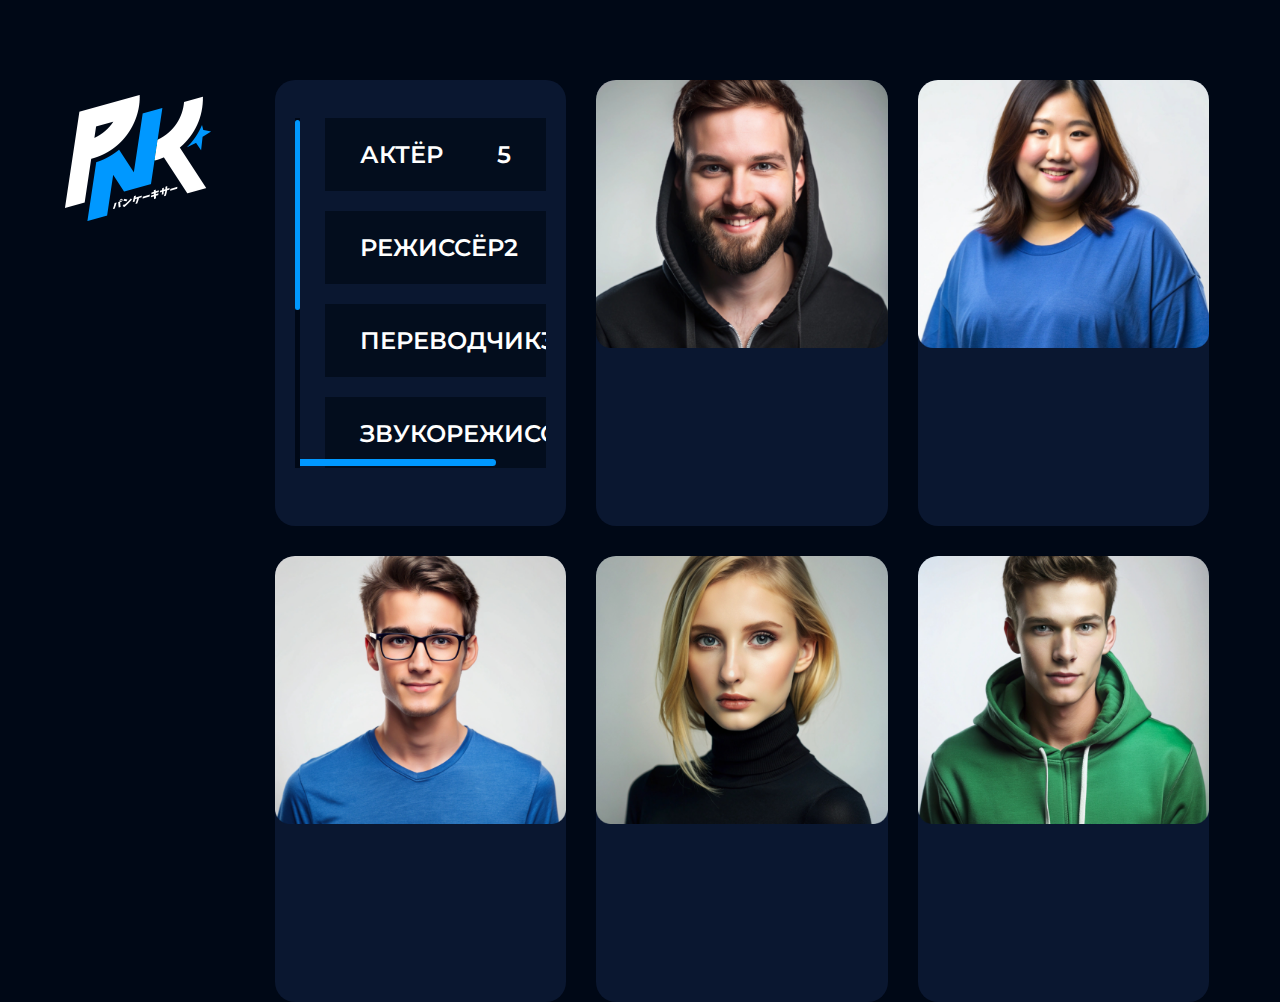
<file: actor-list.html>
<!DOCTYPE html>
<html lang="en">
<head>
    <meta charset="UTF-8">
    <meta name="viewport" content="width=device-width, initial-scale=1.0">
    <title>PNK | Команда</title>
    <link rel="stylesheet" href="css/simplebar.css">
    <link rel="stylesheet" href="css/style.css">
    <link rel="stylesheet" href="css/actor-list.css">
    <script src="scripts/simplebar.min.js" defer></script>
</head>
<body>
    <header class="header">
        <a href="index.html" class="header__link">
            <img src="img/logo-pancakeser_1.png" alt="Логотип pancakeser" class="logo">
        </a>
    </header>
    <main>
        <section class="actors">
            <div class="container container_actors">
                <ul class="actors__list">
                    <li class="actors__item actors__item_filter">
                        <ul class="filter__list" data-simplebar>
                            <li class="filter__item">
                                <span class="filter__role">Актёр</span>
                                <span class="filter__count">5</span>
                            </li>
                            <li class="filter__item">
                                <span class="filter__role">Режиссёр</span>
                                <span class="filter__count">2</span>
                            </li>
                            <li class="filter__item">
                                <span class="filter__role">Переводчик</span>
                                <span class="filter__count">3</span>
                            </li>
                            <li class="filter__item">
                                <span class="filter__role">Звукорежиссёр</span>
                                <span class="filter__count">2</span>
                            </li>
                            <li class="filter__item">
                                <span class="filter__role">Вокалист</span>
                                <span class="filter__count">2</span>
                            </li>
                            <li class="filter__item">
                                <span class="filter__role">Текстовик</span>
                                <span class="filter__count">6</span>
                            </li>
                            <li class="filter__item">
                                <span class="filter__role">Моушн</span>
                                <span class="filter__count">4</span>
                            </li>
                        </ul>
                    </li>
                    <li class="actors__item">
                        <a href="actor.html" class="actors__link">
                            <img src="img/actor-list/actor1.png" alt="Фото Александр Руднев" class="actors__img">
                            <span class="actors__name">Александр Руднев</span>
                        </a>
                    </li>
                    <li class="actors__item">
                        <a href="#" class="actors__link">
                            <img src="img/actor-list/actor2.png" alt="Фото Покровская Майя Михайловна" class="actors__img">
                            <span class="actors__name">Покровская Майя Михайловна</span>
                        </a>
                    </li>
                    <li class="actors__item">
                        <a href="#" class="actors__link">
                            <img src="img/actor-list/actor3.png" alt="Фото Александр Руднев" class="actors__img">
                            <span class="actors__name">Морозов Степан Даниэльевич</span>
                        </a>
                    </li>
                    <li class="actors__item">
                        <a href="#" class="actors__link">
                            <img src="img/actor-list/actor4.png" alt="Фото Александр Руднев" class="actors__img">
                            <span class="actors__name">Устинова Валерия Григорьевна</span>
                        </a>
                    </li>
                    <li class="actors__item">
                        <a href="#" class="actors__link">
                            <img src="img/actor-list/actor5.png" alt="Фото Александр Руднев" class="actors__img">
                            <span class="actors__name">Михайлов Максим Ярославович</span>
                        </a>
                    </li>
                    <!-- <li class="actors__item">
                        <a href="#" class="actors__link">
                            <img src="img/actor-list/actor2.png" alt="Фото Александр Руднев" class="actors__img">
                            <span class="actors__name">Баранова Ксения Константиновна</span>
                        </a>
                    </li> -->
                </ul>
            </div>
        </section>
    </main>
</body>
</html>
</file>
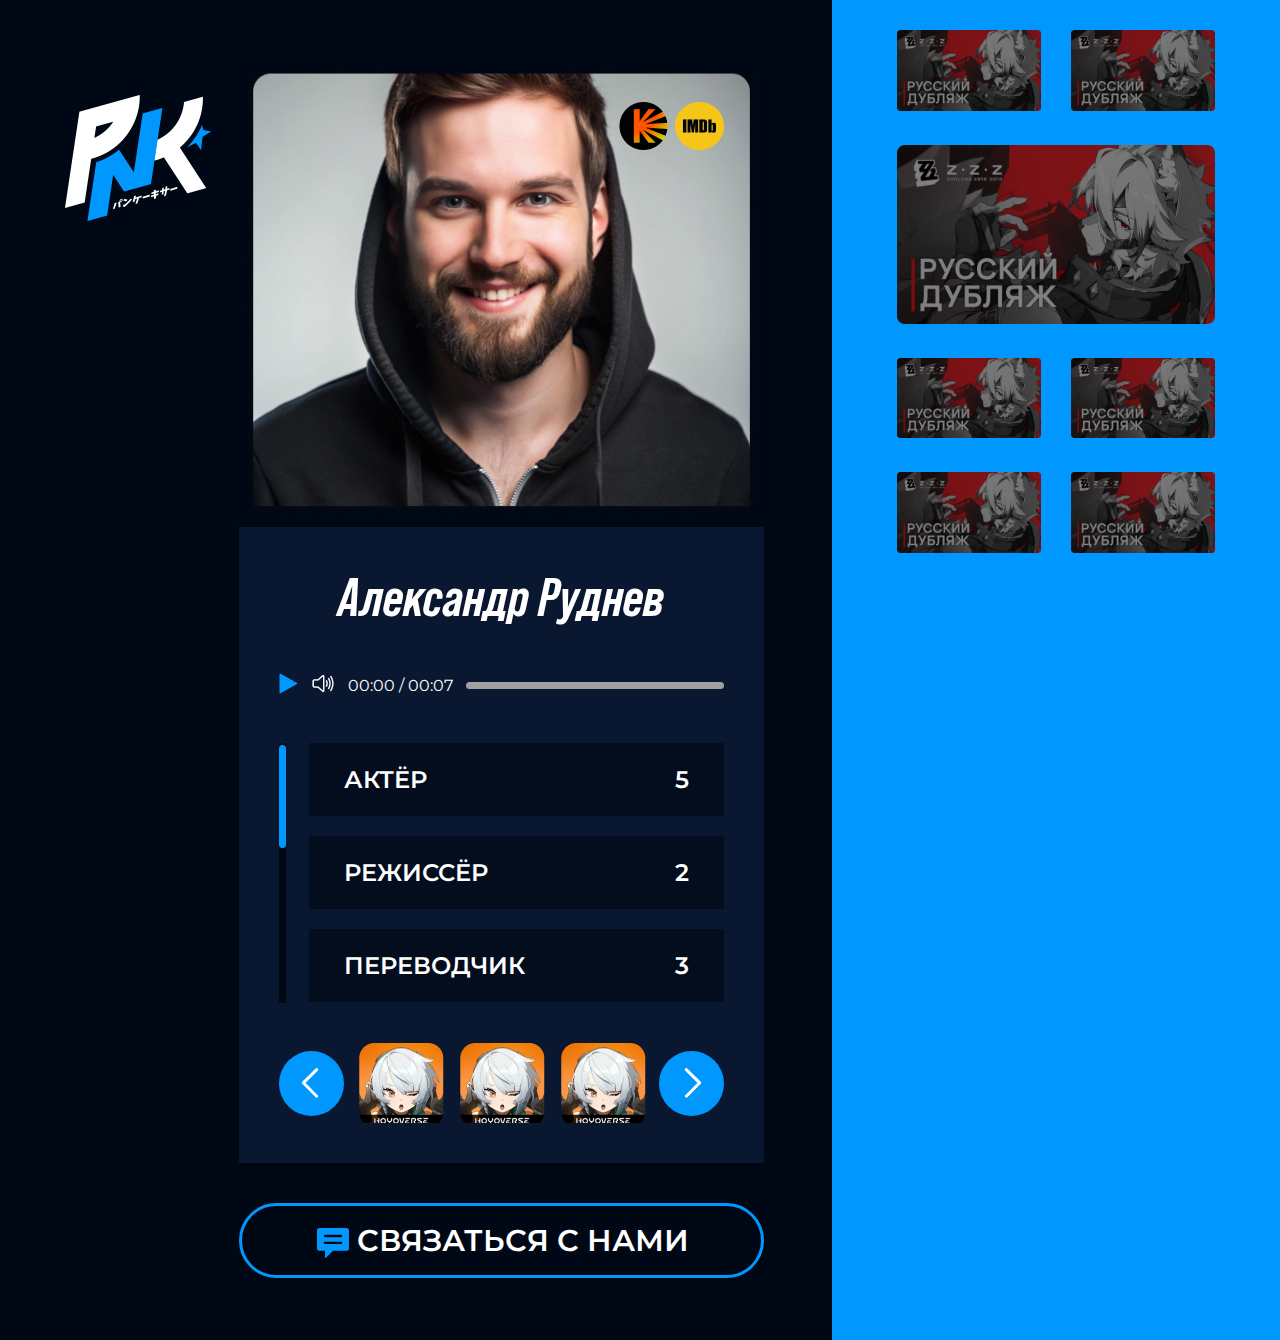
<file: actor.html>
<!DOCTYPE html>
<html lang="en">
<head>
    <meta charset="UTF-8">
    <meta name="viewport" content="width=device-width, initial-scale=1.0">
    <title>PNK | >Александр Руднев</title>
    <link rel="stylesheet" href="css/simplebar.css">
    <link rel="stylesheet" href="css/style.css">
    <link rel="stylesheet" href="css/actor.css">
    <link rel="stylesheet" href="css/swiper-bundle.min.css">
    <script src="scripts/sound-player.js" defer></script>
    <script src="scripts/simplebar.min.js" defer></script>
    <script src="scripts/swiper-bundle.min.js" defer></script>
</head>
<body>
    <header class="header">
        <a href="index.html" class="header__link">
            <img src="img/logo-pancakeser_1.png" alt="Логотип pancakeser" class="logo">
        </a>
    </header>
    <main>
        <div class="container container_main">
            <section class="actor">
                <div class="actor__card">
                    <div class="links">
                        <ul class="links__list">
                            <li class="links__item">
                                <a href="#" class="links__link">
                                    <img src="img/actor/kinopoisk.png" alt="" class="links__img">
                                </a>
                            </li>
                            <li class="links__item">
                                <a href="#" class="links__link">
                                    <img src="img/actor/imdb.png" alt="" class="links__img">
                                </a>
                            </li>
                        </ul>
                    </div>
                    <img src="img/actor-list/actor11.png" alt="Фото Александр Руднев" class="actor__img">
                    <div class="actor__content">
                        <h2 class="actor__name">Александр Руднев</h2>
                        <div class="sound">
                            <audio src="sound/test.mp3" class="sound__sound"></audio>
                            <button class="sound__btn-play">
                                <img src="img/sound-player/play.png" alt="" class="sound__btn-play__img">
                            </button>
                            <button class="sound__btn-volume">
                                <img src="img/sound-player/volume.png" alt="" class="sound__btn-volume__img">
                            </button>
                            <span class="sound__time">
                                <span class="sound__current-time">00:00</span> / <span class="sound__full-time">00:30</span>
                            </span>
                            <div class="sound__progress-container">
                                <!-- <progress value="0" max="100" id="progress" class="sound__progress"></progress> -->
                                <div class="sound__progress_full">
                                    <div class="sound__progress_done">

                                    </div>
                                </div>
                            </div>
                        </div>
                        <div class="filter">
                            <ul class="filter__list" data-simplebar>
                                <li class="filter__item">
                                    <span class="filter__role">Актёр</span>
                                    <span class="filter__count">5</span>
                                </li>
                                <li class="filter__item">
                                    <span class="filter__role">Режиссёр</span>
                                    <span class="filter__count">2</span>
                                </li>
                                <li class="filter__item">
                                    <span class="filter__role">Переводчик</span>
                                    <span class="filter__count">3</span>
                                </li>
                                <li class="filter__item">
                                    <span class="filter__role">Звукорежиссёр</span>
                                    <span class="filter__count">2</span>
                                </li>
                                <li class="filter__item">
                                    <span class="filter__role">Вокалист</span>
                                    <span class="filter__count">2</span>
                                </li>
                                <li class="filter__item">
                                    <span class="filter__role">Текстовик</span>
                                    <span class="filter__count">6</span>
                                </li>
                                <li class="filter__item">
                                    <span class="filter__role">Моушн</span>
                                    <span class="filter__count">4</span>
                                </li>
                            </ul>
                            <div class="slider">
                                <button class="swiper-button-prev slider__switch slider__switch_prew">
                                    <img src="img/arrow-prew.png" alt="Кнопка назад" class="slider__img">
                                </button>
                                <div class="swiper-mini">
                                    <ul class="swiper-wrapper">
                                        <li class="swiper-slide slider__item">
                                            <img src="img/actor/slide1.png" alt="" class="slider__img">
                                        </li>
                                        <li class="swiper-slide slider__item">
                                            <img src="img/actor/slide1.png" alt="" class="slider__img">
                                        </li>
                                        <li class="swiper-slide slider__item">
                                            <img src="img/actor/slide1.png" alt="" class="slider__img">
                                        </li>
                                        <li class="swiper-slide slider__item">
                                            <img src="img/actor/slide1.png" alt="" class="slider__img">
                                        </li>
                                        <li class="swiper-slide slider__item">
                                            <img src="img/actor/slide1.png" alt="" class="slider__img">
                                        </li>
                                        <li class="swiper-slide slider__item">
                                            <img src="img/actor/slide1.png" alt="" class="slider__img">
                                        </li>
                                    </ul>
                                </div>
                                <button class="swiper-button-next slider__switch slider__switch_next">
                                    <img src="img/arrow-next.png" alt="Кнопка вперёд" class="slider__img">
                                </button>
                            </div>
                        </div>
                    </div>
                    <button class="hero-block__btn">
                        <svg width="32" height="30" viewBox="0 0 32 30" fill="none" xmlns="http://www.w3.org/2000/svg" >
                            <path fill-rule="evenodd" clip-rule="evenodd" d="M8 29.4285V22.8199H2.28571C1.67951 22.8199 1.09813 22.5794 0.669471 22.1515C0.240816 21.7235 0 21.1431 0 20.5379V2.28199C0 1.67677 0.240816 1.09633 0.669471 0.668378C1.09813 0.240423 1.67951 0 2.28571 0H29.7143C30.3205 0 30.9019 0.240423 31.3305 0.668378C31.7592 1.09633 32 1.67677 32 2.28199V20.5379C32 21.1431 31.7592 21.7235 31.3305 22.1515C30.9019 22.5794 30.3205 22.8199 29.7143 22.8199H16L8.976 29.8324C8.89608 29.9124 8.79417 29.9669 8.68319 29.989C8.57221 30.0111 8.45715 29.9998 8.35261 29.9565C8.24807 29.9133 8.15875 29.84 8.09598 29.746C8.0332 29.652 7.9998 29.5415 8 29.4285ZM6.85714 14.8329C6.85714 14.5303 6.97755 14.2401 7.19188 14.0261C7.4062 13.8121 7.6969 13.6919 8 13.6919H24C24.3031 13.6919 24.5938 13.8121 24.8081 14.0261C25.0225 14.2401 25.1429 14.5303 25.1429 14.8329C25.1429 15.1355 25.0225 15.4257 24.8081 15.6397C24.5938 15.8537 24.3031 15.9739 24 15.9739H8C7.6969 15.9739 7.4062 15.8537 7.19188 15.6397C6.97755 15.4257 6.85714 15.1355 6.85714 14.8329ZM8 6.84596C7.6969 6.84596 7.4062 6.96617 7.19188 7.18014C6.97755 7.39412 6.85714 7.68434 6.85714 7.98695C6.85714 8.28956 6.97755 8.57978 7.19188 8.79375C7.4062 9.00773 7.6969 9.12794 8 9.12794H24C24.3031 9.12794 24.5938 9.00773 24.8081 8.79375C25.0225 8.57978 25.1429 8.28956 25.1429 7.98695C25.1429 7.68434 25.0225 7.39412 24.8081 7.18014C24.5938 6.96617 24.3031 6.84596 24 6.84596H8Z"/>
                        </svg>  
                        Связаться с нами
                    </button>
                </div>
            </section>
            <section class="jobs">
                <ul class="jobs__list">
                    <li class="jobs__item">
                        <img src="img/actor/job.png" alt="" class="jobs__img">
                    </li>
                    <li class="jobs__item">
                        <img src="img/actor/job.png" alt="" class="jobs__img">
                    </li>
                    <li class="jobs__item jobs__item_active">
                        <img src="img/actor/job.png" alt="" class="jobs__img">
                    </li>
                    <li class="jobs__item">
                        <img src="img/actor/job.png" alt="" class="jobs__img">
                    </li>
                    <li class="jobs__item">
                        <img src="img/actor/job.png" alt="" class="jobs__img">
                    </li>
                    <li class="jobs__item">
                        <img src="img/actor/job.png" alt="" class="jobs__img">
                    </li>
                    <li class="jobs__item">
                        <img src="img/actor/job.png" alt="" class="jobs__img">
                    </li>
                </ul>
            </section>
        </div>
    </main>
</body>
</html>
</file>
<file: css/simplebar.css>
[data-simplebar] {
  position: relative;
  flex-direction: column;
  flex-wrap: wrap;
  justify-content: flex-start;
  align-content: flex-start;
  align-items: flex-start;
}

.simplebar-wrapper {
  overflow: hidden;
  width: inherit;
  height: inherit;
  max-width: inherit;
  max-height: inherit;
}

.simplebar-mask {
  direction: inherit;
  position: absolute;
  overflow: hidden;
  padding: 0;
  margin: 0;
  left: 0;
  top: 0;
  bottom: 0;
  right: 0;
  width: auto !important;
  height: auto !important;
  z-index: 0;
}

.simplebar-offset {
  direction: inherit !important;
  box-sizing: inherit !important;
  resize: none !important;
  position: absolute;
  top: 0;
  left: 0;
  bottom: 0;
  right: 0;
  padding: 0;
  margin: 0;
  -webkit-overflow-scrolling: touch;
}

.simplebar-content-wrapper {
  direction: inherit;
  box-sizing: border-box !important;
  position: relative;
  display: block;
  height: 100%; /* Required for horizontal native scrollbar to not appear if parent is taller than natural height */
  width: auto;
  max-width: 100%; /* Not required for horizontal scroll to trigger */
  max-height: 100%; /* Needed for vertical scroll to trigger */
  scrollbar-width: none;
  -ms-overflow-style: none;
}

.simplebar-content-wrapper::-webkit-scrollbar,
.simplebar-hide-scrollbar::-webkit-scrollbar {
  width: 0;
  height: 0;
}

.simplebar-content:before,
.simplebar-content:after {
  content: ' ';
  display: table;
}

.simplebar-placeholder {
  max-height: 100%;
  max-width: 100%;
  width: 100%;
  pointer-events: none;
}

.simplebar-height-auto-observer-wrapper {
  box-sizing: inherit !important;
  height: 100%;
  width: 100%;
  max-width: 1px;
  position: relative;
  float: left;
  max-height: 1px;
  overflow: hidden;
  z-index: -1;
  padding: 0;
  margin: 0;
  pointer-events: none;
  flex-grow: inherit;
  flex-shrink: 0;
  flex-basis: 0;
}

.simplebar-height-auto-observer {
  box-sizing: inherit;
  display: block;
  opacity: 0;
  position: absolute;
  top: 0;
  left: 0;
  height: 1000%;
  width: 1000%;
  min-height: 1px;
  min-width: 1px;
  overflow: hidden;
  pointer-events: none;
  z-index: -1;
}

.simplebar-track {
  z-index: 1;
  position: absolute;
  right: 0;
  bottom: 0;
  pointer-events: none;
  overflow: hidden;
}

[data-simplebar].simplebar-dragging .simplebar-content {
  pointer-events: none;
  user-select: none;
  -webkit-user-select: none;
}

[data-simplebar].simplebar-dragging .simplebar-track {
  pointer-events: all;
}

.simplebar-scrollbar {
  position: absolute;
  left: 0;
  right: 0;
  min-height: 10px;
}

.simplebar-scrollbar:before {
  position: absolute;
  content: '';
  background: black;
  border-radius: 7px;
  left: 2px;
  right: 2px;
  opacity: 0;
  transition: opacity 0.2s linear;
}

.simplebar-scrollbar.simplebar-visible:before {
  /* When hovered, remove all transitions from drag handle */
  opacity: 0.5;
  transition: opacity 0s linear;
}

.simplebar-track.simplebar-vertical {
  top: 0;
  width: 11px;
}

.simplebar-track.simplebar-vertical .simplebar-scrollbar:before {
  top: 2px;
  bottom: 2px;
}

.simplebar-track.simplebar-horizontal {
  left: 0;
  height: 11px;
}

.simplebar-track.simplebar-horizontal .simplebar-scrollbar:before {
  height: 100%;
  left: 2px;
  right: 2px;
}

.simplebar-track.simplebar-horizontal .simplebar-scrollbar {
  right: auto;
  left: 0;
  top: 2px;
  height: 7px;
  min-height: 0;
  min-width: 10px;
  width: auto;
}

/* Rtl support */
[data-simplebar-direction='rtl'] .simplebar-track.simplebar-vertical {
  right: auto;
  left: 0;
}

.hs-dummy-scrollbar-size {
  direction: rtl;
  position: fixed;
  opacity: 0;
  visibility: hidden;
  height: 500px;
  width: 500px;
  overflow-y: hidden;
  overflow-x: scroll;
}

.simplebar-hide-scrollbar {
  position: fixed;
  left: 0;
  visibility: hidden;
  overflow-y: scroll;
  scrollbar-width: none;
  -ms-overflow-style: none;
}
</file>
<file: css/style.css>
@import url('https://fonts.googleapis.com/css2?family=Montserrat:ital,wght@0,100..900;1,100..900&display=swap');

@font-face {
    font-family: "Bebas Neue Pro";
    font-weight: 700;
    font-style: italic;
    src: url("../fonts/BebasNeuePro-BoldItalic.woff");
}

* {
    padding: 0;
    margin: 0;
    font-family: Montserrat;
    color: #FFF;
}

ul {
    list-style: none;
}

a {
    text-decoration: none;
}

body {
    background: #000816;
}

button {
    background-color: rgba(0, 0, 0, 0);
    border: none;
    cursor: pointer;
    text-transform: uppercase;
}

.main-page {
    overflow-y: hidden;
}

.container {
    padding-left: 275px;
    padding-right: 65px;
}

.header {
    position: fixed;
    display: flex;
    flex-direction: column;
    align-items: center;
    padding: 95px 51px 125px 65px;
    z-index: 1;
}

.logo {
    width: 146px;
    margin-bottom: 100px;
    cursor: pointer;
    transition: .5s;
}

.nav {
    margin-bottom: 112px;
    transition: .5s;
}

.nav__list {
    display: flex;
    flex-direction: column;
    text-transform: uppercase;
}

.nav__item {
    position: relative;
    text-align: center;
}

.nav__item:first-child::before {
    content: '';
    position: absolute;
    bottom: 50px;
    left: 52px;
    width: 42px;
    height: 113px;
    background-image: url('../img/header_sigment_1.svg');
    background-repeat: no-repeat;
}

.nav__item:last-child::after {
    content: '';
    position: absolute;
    top: 50px;
    left: 52px;
    width: 42px;
    height: 113px;
    background-image: url('../img/header_sigment_2.svg');
    background-repeat: no-repeat;
}

.nav__item:not(:last-child) {
    margin-bottom: 124px;
}

.nav__link {
    font-size: 24px;
}

.header__btn {
    padding: 26px 20px;
    border: 3px solid #0098FF;
    border-radius: 100%;
    cursor: pointer;
    transition: .5s;
}

.header__btn:hover {
    background-color: #0098FF;
}

.header__btn_top {
    display: none;
    margin-bottom: 145px;
    opacity: 0;
}

.hero-block {
    background-image: url(../img/hero-bg.jpg);
    font-weight: 700;
    font-style: italic;
}

.container_hero-block {
    position: relative;
    display: flex;
    flex-direction: column;
    align-items: flex-start;
    padding-top: 115px;
    padding-bottom: 106px;
    z-index: 0;
}

.btn_language {
    align-self: flex-end;
}

.hero-block__title {
    display: block;
    padding: 50px 0 80px 128px;
    letter-spacing: 1px;
    line-height: 110px;
    text-transform: uppercase;
}

.hero-block__title__word_1 {
    font-family: 'Bebas Neue Pro';
    font-size: 150px;
    margin-left: 80px;
}

.hero-block__title__word_2 {
    font-family: 'Bebas Neue Pro';
    font-size: 102px;
}

.hero-block__title__word_3 {
    font-family: 'Bebas Neue Pro';
    font-size: 244px;
    display: block;
    color: #0098FF;
}

.hero-block__title__word_4 {
    font-family: 'Bebas Neue Pro';
    font-size: 131px;
    line-height: 170px;
    margin-left: 310px;
}

.hero-block__btn {
    position: relative;
    padding: 16px 41px 16px 84px;
    border: 3px solid #0098FF;
    border-radius: 75px;
    font-size: 30px;
    font-weight: 600;
    text-align: center;
    transition: 1s;
}

.hero-block__btn svg {
    width: 32px;
    height: 30px;
    position: absolute;
    left: 40px;
    top: 22px;
    fill: #0098FF;
    transition: 1s;
}

.hero-block__btn:hover {
    background: #0098FF;
}

.hero-block__btn:hover svg {
    fill: #FFF;
}

.bg-hero {
    position: absolute;
    bottom: 0;
    right: 0;
    width: 900px;
    z-index: -1;
}

.about {
    background-color: #000816;
    background-image: url('../img/about-bg.png');
}

.container_about {
    display: flex;
    flex-direction: column;
    align-items: flex-end;
    width: 50%;
    margin-left: auto;
    padding-top: 50px;
    padding-bottom: 80px;
}

.about__title {
    font-family: 'Bebas Neue Pro';
    font-size: 182px;
    text-transform: uppercase;
}

.about__main-text {
    width: 80%;
    margin-bottom: 26px;
    font-size: 25px;
    font-weight: 600;
    text-transform: none;
    text-align: right;
}

.about__mark {
    color: #0098FF;
}

.about__list {
    display: grid;
    grid-template-columns: 369px 230px 230px;
    grid-template-rows: 300px 66px;
    margin-bottom: 76px;
}

.about__item:first-child {
    grid-row: span 2;
}
.about__item:last-child {
    grid-column: span 2;
}

.about__img {
    width: 100%;
}

.about__link {
    display: block;
    position: relative;
    padding: 33px 120px 33px 34px;
    background-color: #0098FF;
    border-radius: 30px;
    font-size: 25px;
    font-weight: 700;
}

.about__link::after {
    content: '';
    position: absolute;
    right: 27px;
    top: 30px;
    width: 47px;
    height: 47px;
    background-image: url('../img/arrow.svg');
    background-size: 100%;
    background-repeat: no-repeat;
}

.about__sup-text {
    font-size: 24px;
    font-weight: 500;
    text-align: right;
}

.compare {
    background-color: #000816;
    background-image: url('../img/compare-bg.jpg');
    background-position: right;
    background-repeat: no-repeat;
}

.container_compare {
    display: flex;
    flex-direction: row-reverse;
    justify-content: space-between;
    position: relative;
    padding-bottom: 30px;
}

.compare__title {
    font-family: 'Bebas Neue Pro';
    font-size: 182px;
    align-self: flex-end;
    text-transform: uppercase;
}

.compare__content {
    width: 45%;
}

.compare__text {
    font-size: 22px;
    font-weight: 500;
    margin-bottom: 26px;
}

.compare__text:last-of-type {
    margin-bottom: 55px;
}

.slider__control {
    display: flex;
    align-items: center;
    margin-bottom: 30px;
}

.slider__switch {
    padding: 10px;
    background-color: #0098FF;
    border-radius: 100%;
}

.slider__switch_prew  {
    margin-right: 30px;
}

.slider__switch_next {
    margin-right: 50px;
}

.slider__play {
    position: relative;
    padding-left: 30px;
    font-size: 30px;
    font-weight: 600;
}

.slider__play::before {
    content: '';
    position: absolute;
    left: 0;
    top: 8px;
    width: 20px;
    height: 22px;
    background-image: url('../img/play.svg');
    background-repeat: no-repeat;
}

/* .slider__list {
    display: flex;
} */

.slider__item {
    /* position: relative;
    margin-right: 60px; */
    cursor: pointer;
}

.swiper-slide-active::after {
    content: '';
    position: absolute;
    top: 215px;
    left: 144px;
    width: 80px;
    height: 7px;
    background-color: #0098FF;
    border-radius: 15px;
}

.footer {
    background-color: #000816;
}

.partners {
    display: flex;
    flex-direction: column;
    align-content: flex-end;
    position: relative;
    height: 1000px;
    background-color: #000816;
    overflow-y: hidden;
}

.container_partners {
    display: flex;
    flex-direction: column;
    position: absolute;
    max-width: 1400px;
    align-items: center;
}

.partners__title {
    font-size: 70px;
    font-weight: 700;
    color: #0098FF;
    text-transform: uppercase;
}

.partners__list {
    display: flex;
    justify-content: space-between;
    width: 100%;
}

.partners__img {
    z-index: 2;
    width: 100%;
    margin-top: auto;
}


.swiper-mini {
    width: 300px;
    height: 80px;
    overflow: hidden;
}
</file>
<file: css/actor-list.css>
.container_actors {
    padding-top: 80px;
}

.actors__list {
    display: flex;
    flex-wrap: wrap;
    gap: 30px;
}

.actors__item {
    box-sizing: border-box;
    position: relative;
    height: 446px;
    width: 31%;
    overflow: hidden;
    background: #0A1730;
    border-radius: 20px;
}

.actors__item_filter {
    padding: 38px 20px;
}

.actors__link {
    display: block;
    width: 100%;
}

.actors__img {
    width: 100%;
}

.actors__name {
    position: absolute;
    bottom: 20px;
    left: 130px;
    width: 215px;
    padding: 5px;
    background: #0098FF;
    transform: translateY(80px);
    text-align: center;
    font-family: Montserrat;
    font-size: 20px;
    font-weight: 600;
    transition: 1s;
}

.actors__link:hover .actors__name {
    transform: translateY(0);
} 

.filter__list {
    display: flex;
    flex-direction: column;
    padding-left: 30px;
    height: 350px;
}

.filter__item {
    display: flex;
    justify-content: space-between;
    padding: 22px 35px;
    background: #000816B2;
    font-family: Montserrat;
    font-size: 24px;
    font-weight: 600;
    text-transform: uppercase;
    cursor: pointer;
    transition: .5s;
}

.filter__item:not(:last-child) {
    margin-bottom: 20px;
}

.filter__item:hover {
    background: #0098FF;
}

.simplebar-track.simplebar-vertical {
    width: 5px;
    background-color: #000816;
    left: 0;
}
  
.simplebar-scrollbar::before {
    left: 0;
    top: 0;
    right: 0;
    bottom: 0;
    opacity: 1;
    background-color: #0098FF;
    border-radius: 20px;
}
  
.simplebar-scrollbar.simplebar-visible::before {
    opacity: 1;
    background-color: #0098FF;
}
</file>
<file: css/actor.css>
.container {
    padding-right: 0;
}

.container_main {
    display: flex;
}

.actor {
    display: flex;
    flex-direction: column;
    align-items: center;
    width: 45%;
    padding: 62px 105px 62px 0;
}
.actor__card {
    position: relative;
}

.links {
    position: absolute;
    top: 40px;
    right: 40px;
    width: 20%;
}

.links__list {
    display: flex;
    justify-content: space-between;
}

.links__item {
    transition: .5s;
}

.links__item:hover {
    opacity: .5;
}

.actor__img {
    width: 100%;
}

.actor__content {
    display: flex;
    flex-direction: column;
    align-items: center;
    margin-bottom: 40px;
    padding: 40px;
    background: #0A1730;
}

.actor__name {
    margin-bottom: 44px;
    font-family: Bebas Neue Pro;
    font-size: 54px;
    font-weight: 700;
    text-align: center;
}

.sound {
    display: flex;
    align-items: center;
    justify-content: space-between;
    width: 100%;
    margin-bottom: 45px;
}

.sound__btn-play__img {
    width: 100%;
}

.sound__progress {
    width: 58%;
    cursor: pointer;
}

.sound__progress-container {
    width: 58%;
}

.sound__progress_full {
    height: 7px;
    cursor: pointer;
    border-radius: 10px;
    background-color: #A0A0A0;
}

.sound__progress_done {
    width: 0;
    height: 100%;
    border-radius: 10px;
    background-color:#0098FF;
    /* transition: 1s linear; */
}

.filter__list {
    display: flex;
    flex-direction: column;
    height: 260px;
    margin-bottom: 40px;
    padding-left: 30px;
}

.filter__item {
    display: flex;
    justify-content: space-between;
    padding: 22px 35px;
    background: #000816B2;
    font-family: Montserrat;
    font-size: 24px;
    font-weight: 600;
    text-transform: uppercase;
    cursor: pointer;
    transition: .5s;
}

.filter__item:not(:last-child) {
    margin-bottom: 20px;
}

.filter__item:hover {
    background: #0098FF;
}

.simplebar-track.simplebar-vertical {
    width: 7px;
    background-color: #000816;
    left: 0;
}
  
.simplebar-scrollbar::before {
    left: 0;
    top: 0;
    right: 0;
    bottom: 0;
    opacity: 1;
    background-color: #0098FF;
    border-radius: 20px;
}
  
.simplebar-scrollbar.simplebar-visible::before {
    opacity: 1;
    background-color: #0098FF;
}

.slider {
    display: flex;
    align-items: center;
}

/* .slider__list {
    gap: 26px;
} */

.slider__item {
    transition: .5s;
}

.slider__item:hover {
    opacity: .5;
}

.slider__switch {
    width: 65px;
    height: 65px;
}

.slider__switch_prew {
    margin-right: 15px;
}

.slider__switch_next {
    margin-right: 0;
}

.hero-block__btn {
    width: 100%;
}

.hero-block__btn svg {
    left: 75px;
}

.jobs {
    width: 55%;
    padding: 30px 65px;
    background: #0098FF;
}

.jobs__list {
    display: grid;
    grid-template-columns: auto auto;
    width: 100%;
    gap: 30px;
}

.jobs__item {
    cursor: pointer;
    transition: .5s;
}

.jobs__item:hover {
    opacity: .9;
}

.jobs__item_active {
    grid-row: span 2;
    grid-column: span 2;
}

.jobs__img {
    width: 100%;
}
</file>
